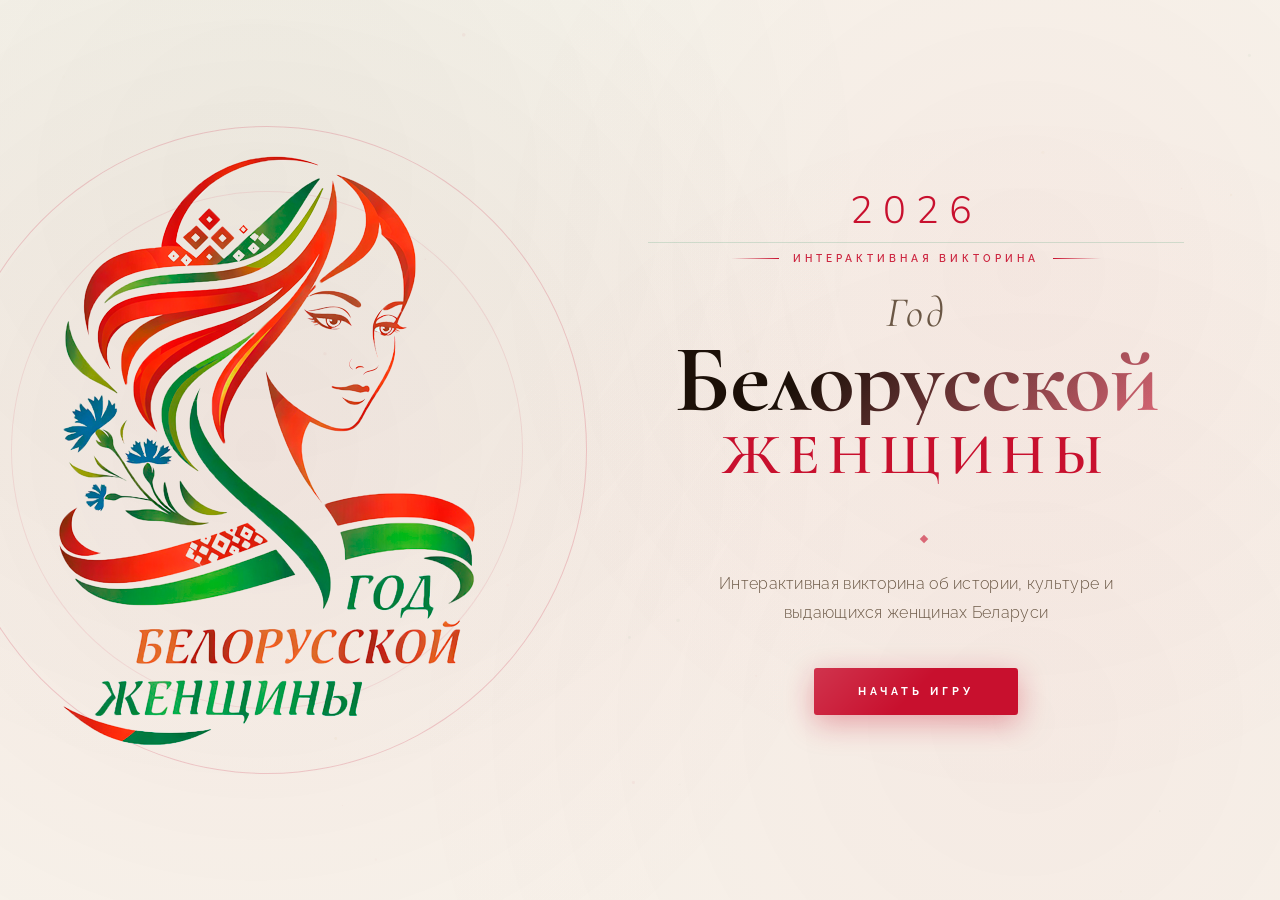
<file: index.html>
<!DOCTYPE html>
<html lang="ru">
<head>
<meta charset="UTF-8">
<meta name="viewport" content="width=device-width, initial-scale=1.0">
<title>Год Белорусской Женщины — 2025</title>
<link rel="preconnect" href="https://fonts.googleapis.com">
<link href="https://fonts.googleapis.com/css2?family=Cormorant+Garamond:ital,wght@0,400;0,600;0,700;1,400&family=Raleway:wght@300;400;600;700&family=Playfair+Display+SC:wght@400;700&family=Nunito:wght@300;400;600;700;800&display=swap" rel="stylesheet">
<link rel="stylesheet" href="вспомогательное\style.css">
<style>
  /* ══════════════════════════════════════════
     ГЛАВНАЯ СТРАНИЦА — РЕДИЗАЙН
  ══════════════════════════════════════════ */

  /* ── Оверлей-фон с орнаментом ── */
  #screen-home {
    position: relative;
    overflow: hidden;
  }

  /* Тонкая декоративная сетка-подложка */
  #screen-home::before {
    content: '';
    position: absolute;
    inset: 0;
    background-image:
      radial-gradient(circle at 20% 50%, rgba(200, 16, 46, 0.06) 0%, transparent 55%),
      radial-gradient(circle at 80% 30%, rgba(200, 16, 46, 0.04) 0%, transparent 45%);
    pointer-events: none;
    z-index: 0;
  }

  /* ── Сетка главной ── */
  .home-grid {
    position: relative;
    z-index: 1;
    display: grid;
    grid-template-columns: 1fr 1fr;
    align-items: center;
    min-height: 100vh;
    max-width: 1280px;
    margin: 0 auto;
    padding: 0 48px 0 0;
    gap: 0;
  }

  /* ── ЛЕВАЯ КОЛОНКА — логотип ── */
  .home-left-img {
    display: flex;
    align-items: center;
    justify-content: flex-start;
    position: relative;
    padding: 48px 16px 48px 0;
    margin-left: -24px;
    animation: fadeSlideLeft 0.9s cubic-bezier(0.22, 1, 0.36, 1) both;
  }

  /* Обёртка для позиционирования кружков вокруг логотипа */
  .home-logo-wrap {
    position: relative;
    display: inline-flex;
    align-items: center;
    justify-content: center;
  }

  .home-logo-wrap::before {
    content: '';
    position: absolute;
    width: 110%;
    height: 110%;
    border-radius: 50%;
    border: 1px solid rgba(200, 16, 46, 0.18);
    animation: ringPulse 4s ease-in-out infinite;
    pointer-events: none;
  }
  .home-logo-wrap::after {
    content: '';
    position: absolute;
    width: 88%;
    height: 88%;
    border-radius: 50%;
    border: 1px solid rgba(200, 16, 46, 0.09);
    animation: ringPulse 4s ease-in-out infinite reverse;
    pointer-events: none;
  }

  @keyframes ringPulse {
    0%, 100% { transform: scale(1); opacity: 1; }
    50%       { transform: scale(1.03); opacity: 0.6; }
  }

  .home-logo-img {
    width: min(620px, 100%);
    max-width: 620px;
    height: auto;
    display: block;
    position: relative;
    z-index: 2;
    transition: transform 0.5s cubic-bezier(0.22, 1, 0.36, 1);
  }

  .home-logo-img:hover {
    transform: scale(1.025) translateY(-4px);
  }

  /* ── ПРАВАЯ КОЛОНКА — текст ── */
  .home-right-text {
    display: flex;
    flex-direction: column;
    justify-content: center;
    align-items: center;
    text-align: center;
    padding: 64px 48px 64px 32px;
    animation: fadeSlideRight 0.9s cubic-bezier(0.22, 1, 0.36, 1) 0.1s both;
  }

  /* Верхний акцент — декоративная линия */
  .home-eyebrow {
    display: flex;
    align-items: center;
    justify-content: center;
    gap: 14px;
    margin-bottom: 28px;
  }
  .home-eyebrow-line {
    width: 48px;
    height: 1px;
    background: linear-gradient(to right, transparent, var(--red, #C8102E));
    flex-shrink: 0;
  }
  .home-eyebrow-line.right {
    background: linear-gradient(to left, transparent, var(--red, #C8102E));
  }
  .home-eyebrow-text {
    font-family: 'Raleway', sans-serif;
    font-size: 10px;
    font-weight: 600;
    letter-spacing: 4px;
    text-transform: uppercase;
    color: var(--red, #C8102E);
    opacity: 0.9;
  }

  /* Бейдж года */
  .year-badge {
    display: block;
    text-align: center;
    font-family: 'Nunito', sans-serif;
    font-size: clamp(24px, 3.2vw, 38px);
    font-weight: 300;
    letter-spacing: 10px;
    color: var(--red, #C8102E);
    opacity: 0.75;
    margin-bottom: 10px;
    width: 100%;
    animation: fadeSlideRight 0.9s cubic-bezier(0.22, 1, 0.36, 1) 0.12s both;
  }

  /* Заголовок */
  .home-title {
    font-family: 'Cormorant Garamond', serif;
    line-height: 1;
    margin: 0 0 28px 0;
    display: flex;
    flex-direction: column;
    gap: 2px;
  }

  .home-title .line-sm {
    font-size: clamp(22px, 3.5vw, 42px);
    font-weight: 400;
    font-style: italic;
    letter-spacing: 3px;
    opacity: 0.7;
    animation: fadeSlideRight 0.9s cubic-bezier(0.22, 1, 0.36, 1) 0.2s both;
  }
  .home-title .line-lg {
    font-size: clamp(44px, 7.5vw, 96px);
    font-weight: 700;
    letter-spacing: -1px;
    line-height: 0.92;
    background: linear-gradient(135deg, var(--text, #fff) 30%, rgba(200,16,46,0.6) 100%);
    -webkit-background-clip: text;
    -webkit-text-fill-color: transparent;
    background-clip: text;
    animation: fadeSlideRight 0.9s cubic-bezier(0.22, 1, 0.36, 1) 0.25s both;
  }
  .home-title .line-md {
    font-size: clamp(28px, 4.5vw, 58px);
    font-weight: 600;
    letter-spacing: 8px;
    text-transform: uppercase;
    opacity: 0.85;
    animation: fadeSlideRight 0.9s cubic-bezier(0.22, 1, 0.36, 1) 0.3s both;
  }

  /* Разделитель */
  .home-divider {
    display: flex;
    align-items: center;
    gap: 16px;
    margin: 24px 0 28px;
    animation: fadeSlideRight 0.9s cubic-bezier(0.22, 1, 0.36, 1) 0.35s both;
  }
  .home-divider-line {
    flex: 1;
    height: 1px;
    background: linear-gradient(to right, rgba(200,16,46,0.4), transparent);
    max-width: 80px;
  }
  .home-divider-diamond {
    width: 6px; height: 6px;
    background: var(--red, #C8102E);
    transform: rotate(45deg);
    opacity: 0.6;
    flex-shrink: 0;
  }

  /* Описание */
  .home-desc {
    font-family: 'Raleway', sans-serif;
    font-size: clamp(13px, 1.4vw, 16px);
    font-weight: 300;
    line-height: 1.8;
    letter-spacing: 0.3px;
    opacity: 0.72;
    margin: 0 0 40px 0;
    max-width: 420px;
    text-align: center;
    animation: fadeSlideRight 0.9s cubic-bezier(0.22, 1, 0.36, 1) 0.4s both;
  }

  /* Кнопка CTA */
  .home-actions {
    display: flex;
    align-items: center;
    justify-content: center;
    gap: 20px;
    animation: fadeSlideRight 0.9s cubic-bezier(0.22, 1, 0.36, 1) 0.48s both;
  }

  /* Переопределяем cta-btn только внутри home-actions */
  .home-actions .cta-btn {
    position: relative;
    overflow: hidden;
    font-family: 'Raleway', sans-serif;
    font-size: 11px;
    font-weight: 700;
    letter-spacing: 4px;
    text-transform: uppercase;
    padding: 17px 44px;
    border-radius: 3px;
    background: var(--red, #C8102E);
    color: #fff;
    border: none;
    cursor: pointer;
    transition: transform 0.3s ease, box-shadow 0.3s ease;
    box-shadow: 0 8px 30px rgba(200,16,46,0.35);
  }
  .home-actions .cta-btn::after {
    content: '';
    position: absolute;
    inset: 0;
    background: linear-gradient(135deg, rgba(255,255,255,0.15) 0%, transparent 50%);
    pointer-events: none;
  }
  .home-actions .cta-btn:hover {
    transform: translateY(-2px);
    box-shadow: 0 14px 40px rgba(200,16,46,0.5);
  }
  .home-actions .cta-btn:active {
    transform: translateY(0);
  }

  /* Счётчик — маленький инфо-тег */
  .home-stat {
    display: flex;
    flex-direction: column;
    gap: 2px;
    padding-left: 20px;
    border-left: 1px solid rgba(255,255,255,0.12);
  }
  .home-stat-num {
    font-family: 'Cormorant Garamond', serif;
    font-size: 26px;
    font-weight: 700;
    line-height: 1;
    color: var(--red, #C8102E);
  }
  .home-stat-label {
    font-family: 'Raleway', sans-serif;
    font-size: 9px;
    font-weight: 600;
    letter-spacing: 2px;
    text-transform: uppercase;
    opacity: 0.45;
  }

  /* ── Анимации входа ── */
  @keyframes fadeSlideLeft {
    from { opacity: 0; transform: translateX(-32px); }
    to   { opacity: 1; transform: translateX(0); }
  }
  @keyframes fadeSlideRight {
    from { opacity: 0; transform: translateX(24px); }
    to   { opacity: 1; transform: translateX(0); }
  }

  /* ── Адаптив ── */
  @media (max-width: 900px) {
    .home-grid {
      grid-template-columns: 1fr;
      padding: 40px 24px 60px;
      gap: 36px;
    }
    .home-left-img {
      order: -1;
      padding: 24px;
    }
    .home-logo-img {
      max-width: 300px;
    }
    .home-left-img::before { width: 340px; height: 340px; }
    .home-left-img::after  { width: 260px; height: 260px; }
    .home-right-text {
      padding: 0 8px 24px;
      text-align: center;
      align-items: center;
    }
    .home-eyebrow { justify-content: center; }
    .home-desc { max-width: 100%; }
    .home-divider-line { max-width: 50px; }
  }

  /* ── НОВЫЕ КАРТОЧКИ ── */
  .menu-grid-inner {
    display: grid;
    grid-template-columns: repeat(3, 1fr);
    gap: 20px;
  }
  .mcard-pair-row {
    display: flex;
    justify-content: center;
    gap: 20px;
  }
  .mcard-pair-row .mcard {
    flex: 0 0 calc(33.333% - 14px);
    max-width: calc(33.333% - 14px);
  }
  .mcard-rebus,
  .mcard-music {
    border-color: var(--border-light);
    background: var(--surface);
  }
  .music-note-badge {
    position: absolute;
    top: 20px; right: 20px;
    font-size: 28px;
    opacity: 0.18;
    animation: notePulse 2.4s ease-in-out infinite;
    pointer-events: none;
  }
  @keyframes notePulse {
    0%, 100% { transform: scale(1) rotate(-5deg); opacity: 0.18; }
    50%       { transform: scale(1.15) rotate(5deg); opacity: 0.32; }
  }
  .mcard-music:hover .music-note-badge { opacity: 0.5; }
  .soon-badge {
    display: inline-block;
    font-family: var(--font-caps);
    font-size: 9px; letter-spacing: 2px;
    color: var(--green);
    border: 1px solid var(--border-green);
    border-radius: 20px;
    padding: 2px 10px;
    margin-left: 8px;
    vertical-align: middle;
    opacity: 0.8;
  }
  @media (max-width: 1024px) {
    .menu-grid-inner { grid-template-columns: repeat(2, 1fr); }
    .mcard-pair-row .mcard { flex: 0 0 calc(50% - 10px); max-width: calc(50% - 10px); }
  }
  @media (max-width: 720px) {
    .menu-grid-inner { grid-template-columns: 1fr; }
    .mcard-pair-row { flex-direction: column; }
    .mcard-pair-row .mcard { flex: 1 1 auto; max-width: 100%; }
  }
</style>
</head>
<body>

<canvas id="bg-canvas"></canvas>

<!-- ════════ ГЛАВНАЯ ════════ -->
<section id="screen-home" class="screen active">
  <div class="home-grid">

    <!-- ЛЕВАЯ — логотип (картинка) -->
    <div class="home-left-img">
      <div class="home-logo-wrap">
        <img class="home-logo-img" src="вспомогательное/logo.png" alt="Год Белорусской Женщины">
      </div>
    </div>

    <!-- ПРАВАЯ — текст -->
    <div class="home-right-text">
      <div class="year-badge">2026</div>

      <div class="home-eyebrow">
        <span class="home-eyebrow-line"></span>
        <span class="home-eyebrow-text">Интерактивная викторина</span>
        <span class="home-eyebrow-line right"></span>
      </div>

      <h1 class="home-title">
        <span class="line-sm">Год</span>
        <span class="line-lg">Белорусской</span>
        <span class="line-md">Женщины</span>
      </h1>

      <div class="home-divider">
        <span class="home-divider-line"></span>
        <span class="home-divider-diamond"></span>
      </div>

      <p class="home-desc">
        Интерактивная викторина об истории, культуре и выдающихся женщинах Беларуси
      </p>

      <div class="home-actions">
        <button class="cta-btn" onclick="showScreen('screen-menu')">Начать игру</button>
      </div>
    </div>

  </div>
</section>

<!-- ════════ МЕНЮ ════════ -->
<section id="screen-menu" class="screen">
  <header class="top-bar">
    <button class="nav-back" onclick="showScreen('screen-home')">&#8592; Главная</button>
  </header>
  <div class="page-head">
    <h2 class="page-title">Выберите задание</h2>
    <div class="title-rule"></div>
  </div>

  <div class="menu-grid">
    <!-- Строка 1: карточки 01–03 -->
    <div class="mcard" data-cat="famous" onclick="startQuiz('famous')">
      <div class="mcard-num">01</div>
      <div class="mcard-body">
        <h3 class="mcard-title">Известные женщины</h3>
        <p class="mcard-desc">Выдающиеся белоруски, вписавшие своё имя в историю</p>
        <div class="mcard-meta">
          <span class="mcard-count">20 вопросов</span>
          <div class="mcard-stars" id="stars-famous"></div>
        </div>
      </div>
    </div>
    <div class="mcard" data-cat="history" onclick="startQuiz('history')">
      <div class="mcard-num">02</div>
      <div class="mcard-body">
        <h3 class="mcard-title">История и культура</h3>
        <p class="mcard-desc">Традиции, праздники и культурное наследие Беларуси</p>
        <div class="mcard-meta">
          <span class="mcard-count">20 вопросов</span>
          <div class="mcard-stars" id="stars-history"></div>
        </div>
      </div>
    </div>
    <div class="mcard" data-cat="modern" onclick="startQuiz('modern')">
      <div class="mcard-num">03</div>
      <div class="mcard-body">
        <h3 class="mcard-title">Современность</h3>
        <p class="mcard-desc">Беларусь сегодня — достижения и современные реалии</p>
        <div class="mcard-meta">
          <span class="mcard-count">20 вопросов</span>
          <div class="mcard-stars" id="stars-modern"></div>
        </div>
      </div>
    </div>

    <!-- Строка 2: карточки 04–06 -->
    <div class="mcard" data-cat="puzzle" onclick="showScreen('screen-puzzle')">
      <div class="mcard-num">04</div>
      <div class="mcard-body">
        <h3 class="mcard-title">Пазл</h3>
        <p class="mcard-desc">Собери портрет и узнай историю выдающейся белоруски</p>
        <div class="mcard-meta">
          <span class="mcard-count">3 портрета</span>
          <div class="mcard-stars" id="stars-puzzle"></div>
        </div>
      </div>
    </div>
    <div class="mcard" data-cat="riddles" onclick="showScreen('screen-riddles')">
      <div class="mcard-num">05</div>
      <div class="mcard-body">
        <h3 class="mcard-title">Загадки</h3>
        <p class="mcard-desc">Ребусы и загадки о культуре, природе и истории Беларуси</p>
        <div class="mcard-meta">
          <span class="mcard-count">8 загадок</span>
          <div class="mcard-stars" id="stars-riddles"></div>
        </div>
      </div>
    </div>
    <div class="mcard" data-cat="flower" onclick="showScreen('screen-flower')">
      <div class="mcard-num">06</div>
      <div class="mcard-body">
        <h3 class="mcard-title">Цветок качеств</h3>
        <p class="mcard-desc">Семь прекрасных граней белорусской женщины</p>
        <div class="mcard-meta">
          <span class="mcard-count">7 качеств</span>
        </div>
      </div>
    </div>

    <!-- Строка 3: карточки 07–08 -->
    <div class="mcard mcard-rebus" data-cat="rebus" onclick="window.location.href='rebus.html'">
      <div class="mcard-num">07</div>
      <div class="mcard-body">
        <h3 class="mcard-title">Ребусы</h3>
        <p class="mcard-desc">Разгадай зашифрованные слова и образы, связанные с Беларусью</p>
        <div class="mcard-meta">
          <span class="mcard-count">8 ребусов</span>
        </div>
      </div>
    </div>
    <div class="mcard mcard-music" data-cat="music" onclick="window.location.href='music.html'">
      <div class="music-note-badge">♪</div>
      <div class="mcard-num">08</div>
      <div class="mcard-body">
        <h3 class="mcard-title">Угадай мелодию</h3>
        <p class="mcard-desc">Слушай отрывок и выбирай правильный ответ — проверь музыкальный слух</p>
        <div class="mcard-meta">
          <span class="mcard-count">20 мелодий</span>
        </div>
      </div>
    </div>
  </div>
</section>

<!-- ════════ ВИКТОРИНА ════════ -->
<section id="screen-quiz" class="screen">
  <header class="top-bar">
    <button class="nav-back" onclick="exitQuiz()">&#8592; Меню</button>
    <div class="quiz-hud">
      <div class="hud-timer" id="hud-timer">
        <div class="timer-ring-wrap">
          <svg class="timer-ring" viewBox="0 0 56 56">
            <circle cx="28" cy="28" r="24" fill="none" stroke="rgba(255,255,255,0.08)" stroke-width="3"/>
            <circle id="timer-arc" cx="28" cy="28" r="24" fill="none" stroke="#C8102E" stroke-width="3"
              stroke-dasharray="150.8" stroke-dashoffset="0" stroke-linecap="round"
              transform="rotate(-90 28 28)"/>
          </svg>
          <span class="timer-num" id="timer-num">30</span>
        </div>
      </div>
      <div class="hud-info">
        <span class="hud-q">Вопрос <b id="q-num">1</b> / <b id="q-total">10</b></span>
        <span class="hud-pts"><span id="quiz-pts">0</span> очков</span>
      </div>
    </div>
  </header>
  <div class="quiz-progress-bar"><div class="quiz-progress-fill" id="quiz-prog-fill"></div></div>
  <div class="quiz-wrap">
    <div class="quiz-category-tag" id="quiz-cat-tag">Категория</div>
    <h2 class="quiz-question" id="quiz-question">Вопрос загружается...</h2>
    <div class="quiz-options" id="quiz-options"></div>
    <div class="quiz-fact-box" id="quiz-fact-box" style="display:none"></div>
  </div>
</section>

<!-- ════════ ПАЗЛ ════════ -->
<section id="screen-puzzle" class="screen">
  <header class="top-bar">
    <button class="nav-back" onclick="showScreen('screen-menu')">&#8592; Меню</button>
    <div class="top-bar-title">Пазл</div>
  </header>
  <div id="pz-selector">
    <div class="page-head">
      <h2 class="page-title">Выберите портрет</h2>
      <div class="title-rule"></div>
    </div>
    <div class="pz-choices" id="pz-choices"></div>
  </div>
  <div id="pz-game" style="display:none">
    <div class="pz-game-header">
      <div class="pz-game-title" id="pz-game-title">Портрет</div>
      <div class="pz-game-actions">
        <button class="ghost-btn sm" onclick="shufflePuzzle()">Перемешать</button>
        <button class="ghost-btn sm" onclick="initPuzzleScreen()">Другой</button>
      </div>
    </div>
    <div class="pz-arena">
      <div class="pz-col">
        <div class="pz-col-label">Фрагменты</div>
        <div class="pz-source" id="pz-source"></div>
      </div>
      <div class="pz-col">
        <div class="pz-col-label">Собирайте здесь</div>
        <div class="pz-canvas" id="pz-canvas"></div>
        <div class="pz-progress-text" id="pz-progress-text">0 / 9 на месте</div>
      </div>
    </div>
  </div>
  <div class="pz-fact-overlay" id="pz-fact-overlay" style="display:none">
    <div class="pz-fact-card">
      <div class="pz-fact-label">Собрано!</div>
      <h3 class="pz-fact-name" id="pz-fact-name"></h3>
      <p class="pz-fact-text" id="pz-fact-text"></p>
      <button class="cta-btn" onclick="nextPuzzle()">Следующий портрет</button>
    </div>
  </div>
</section>

<!-- ════════ ЗАГАДКИ ════════ -->
<section id="screen-riddles" class="screen">
  <header class="top-bar">
    <button class="nav-back" onclick="showScreen('screen-menu')">&#8592; Меню</button>
    <div class="top-bar-score">
      <span class="tbs-label">Загадка</span>
      <span class="tbs-val"><span id="rd-num">1</span> / <span id="rd-total">8</span></span>
    </div>
  </header>
  <div class="rd-wrap">
    <div class="rd-card">
      <div class="rd-number" id="rd-card-num">01</div>
      <div class="rd-visual" id="rd-visual"></div>
      <p class="rd-text" id="rd-text">Загадка...</p>
      <div class="rd-actions">
        <button class="cta-btn" onclick="showRiddleAnswer()">Показать ответ</button>
      </div>
    </div>
    <div class="rd-nav">
      <button class="ghost-btn sm" id="rd-back-btn" onclick="goRiddle(-1)">&#8592; Назад</button>
      <div class="rd-dots" id="rd-dots"></div>
      <button class="ghost-btn sm" id="rd-next-btn" onclick="goRiddle(1)">Далее &#8594;</button>
    </div>
    <div class="rd-to-menu-row">
      <button class="ghost-btn" onclick="showScreen('screen-menu')">К заданиям</button>
    </div>
  </div>
  <div class="rd-answer-overlay" id="rd-answer-overlay" style="display:none" onclick="closeRiddleAnswer()">
    <div class="rd-answer-card" onclick="event.stopPropagation()">
      <div class="rd-answer-label">Ответ</div>
      <div class="rd-answer-text" id="rd-answer-text"></div>
      <p class="rd-answer-explain" id="rd-answer-explain"></p>
      <button class="cta-btn" id="rd-answer-next-btn" onclick="riddleAnswerNext()">Следующая загадка</button>
    </div>
  </div>
</section>

<!-- ════════ ОВЕРЛЕЙ: итог викторины ════════ -->
<div class="overlay" id="quiz-overlay" style="display:none">
  <div class="overlay-panel">
    <div class="ovl-grade" id="ovl-grade">Отлично</div>
    <div id="ovl-score-num" style="font-family: 'Nunito', system-ui, sans-serif; font-size: 50px; font-weight: 700;">0</div>
    <div class="ovl-score-label">очков в этом раунде</div>
    <div class="ovl-stars" id="ovl-stars"></div>
    <div class="ovl-btns">
      <button class="cta-btn" onclick="closeQuizOverlay()">Продолжить</button>
      <button class="ghost-btn" onclick="retryQuiz()">Повторить</button>
    </div>
  </div>
</div>

<!-- ════════ ЦВЕТОК КАЧЕСТВ ════════ -->
<section id="screen-flower" class="screen">
  <header class="top-bar">
    <button class="nav-back" onclick="showScreen('screen-menu')">&#8592; Меню</button>
    <div class="top-bar-title">Цветок качеств</div>
  </header>
  <div class="flower-wrap">
    <div class="flower-subtitle">Семь граней белорусской женщины</div>
    <div class="flower-container" id="flower-container"></div>
  </div>
  <div class="flower-modal-bg" id="flower-modal-bg" onclick="closeFlowerModal()">
    <div class="flower-modal" id="flower-modal" onclick="event.stopPropagation()">
      <button class="flower-modal-close" onclick="closeFlowerModal()">&#215;</button>
      <div class="flower-modal-icon" id="flower-modal-icon"></div>
      <h3 class="flower-modal-title" id="flower-modal-title"></h3>
      <p class="flower-modal-text" id="flower-modal-text"></p>
    </div>
  </div>
</section>

<script src="вспомогательное/script.js"></script>
</body>
</html>
</file>
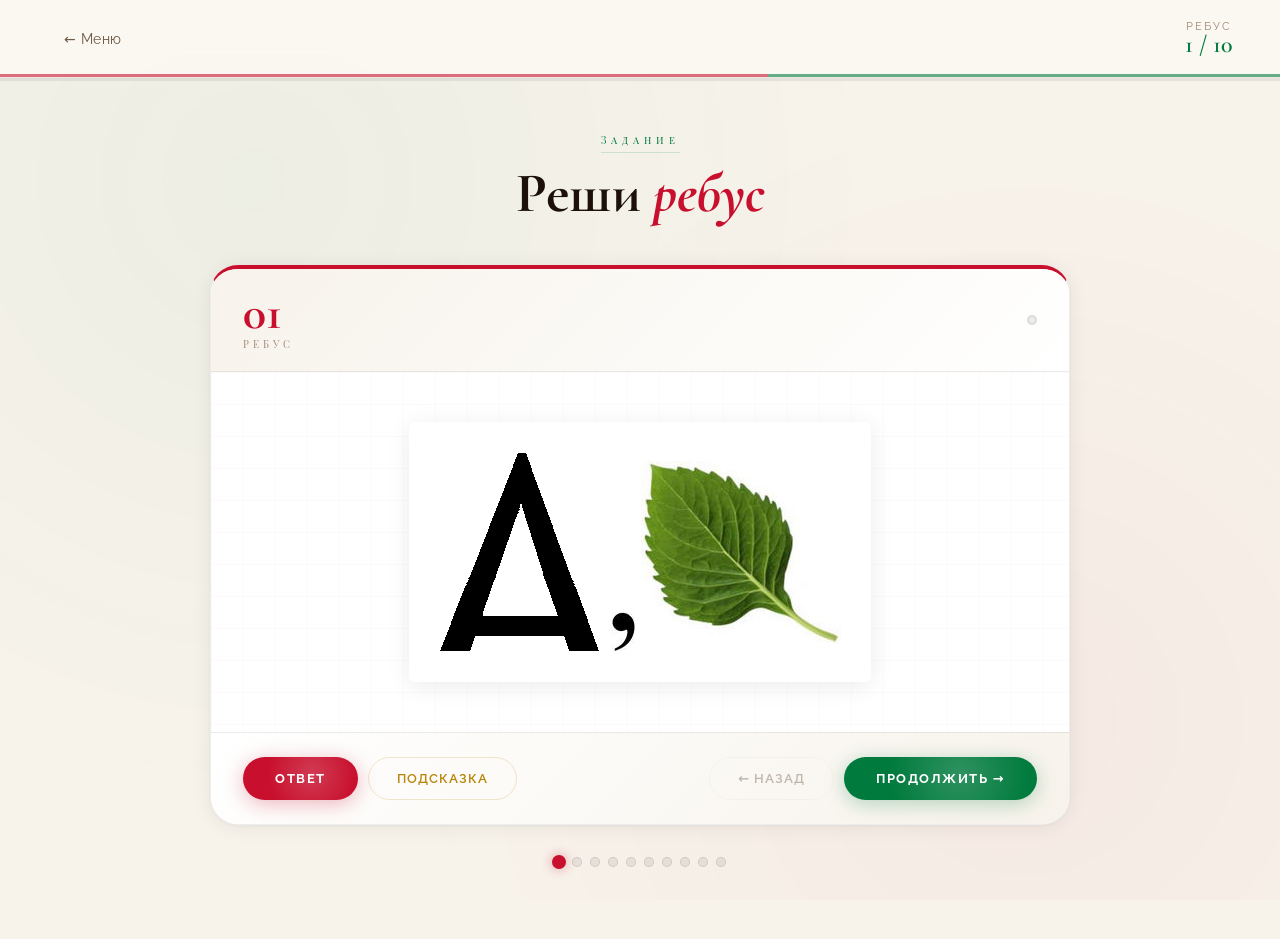
<file: rebus.html>
<!DOCTYPE html>
<html lang="ru">
<head>
<meta charset="UTF-8">
<meta name="viewport" content="width=device-width, initial-scale=1.0">
<title>Ребусы — Год Белорусской Женщины 2026</title>
<link rel="preconnect" href="https://fonts.googleapis.com">
<link href="https://fonts.googleapis.com/css2?family=Cormorant+Garamond:ital,wght@0,400;0,600;0,700;1,400&family=Raleway:wght@300;400;600;700&family=Playfair+Display+SC:wght@400;700&display=swap" rel="stylesheet">
<style>
/* ══════════════════════════════════════════
   ГОД БЕЛОРУССКОЙ ЖЕНЩИНЫ — Rebus Page
   Matching aesthetic: Crimson · Forest Green · Ivory · Gold
   ══════════════════════════════════════════ */
*, *::before, *::after { box-sizing: border-box; margin: 0; padding: 0; }
html { font-size: 16px; scroll-behavior: smooth; }

:root {
  --red:          #C8102E;
  --red-vivid:    #e0112f;
  --red-dark:     #9a0d22;
  --red-muted:    rgba(200,16,46,0.08);
  --red-soft:     rgba(200,16,46,0.12);
  --green:        #007A3D;
  --green-vivid:  #00913f;
  --green-muted:  rgba(0,122,61,0.1);
  --green-soft:   rgba(0,122,61,0.06);
  --gold:         #B8860B;
  --gold-light:   #D4A843;
  --gold-dim:     rgba(184,134,11,0.12);
  --ivory:        #F7F3EB;
  --warm-white:   #F7F3EB;
  --linen:        #F7F3EB;
  --bg:           #F7F3EB;
  --surface:      #F7F3EB;
  --border:       rgba(200,16,46,0.15);
  --border-gold:  rgba(184,134,11,0.2);
  --border-green: rgba(0,122,61,0.15);
  --border-light: rgba(0,0,0,0.07);
  --text:         #1C1008;
  --text-2:       #6B5745;
  --text-3:       #A08878;
  --radius-sm:    10px;
  --radius-md:    18px;
  --radius-lg:    28px;
  --shadow-red:   0 8px 40px rgba(200,16,46,0.18);
  --shadow-green: 0 8px 40px rgba(0,122,61,0.14);
  --shadow-card:  0 2px 20px rgba(0,0,0,0.07), 0 1px 4px rgba(0,0,0,0.04);
  --shadow-dark:  0 16px 60px rgba(0,0,0,0.15);
  --transition:   0.4s cubic-bezier(0.25, 0.46, 0.45, 0.94);
  --spring:       0.45s cubic-bezier(0.34, 1.56, 0.64, 1);
  --font-display: 'Cormorant Garamond', Georgia, serif;
  --font-ui:      'Raleway', system-ui, sans-serif;
  --font-caps:    'Playfair Display SC', Georgia, serif;
  --font-num:     'Cormorant Garamond', Georgia, serif;
}

body {
  font-family: var(--font-ui);
  background: var(--bg);
  color: var(--text);
  min-height: 100vh;
  overflow-x: hidden;
  -webkit-font-smoothing: antialiased;
}

body::before {
  content: '';
  position: fixed; inset: 0;
  background-image:
    radial-gradient(circle at 20% 20%, rgba(0,122,61,0.04) 0%, transparent 50%),
    radial-gradient(circle at 80% 80%, rgba(200,16,46,0.04) 0%, transparent 50%);
  pointer-events: none; z-index: 0;
}

/* ── TOP BAR ── */
.top-bar {
  display: flex; align-items: center; justify-content: space-between;
  padding: 20px 48px;
  background: rgba(251,248,242,0.94);
  backdrop-filter: blur(20px);
  border-bottom: 1px solid var(--border-light);
  position: sticky; top: 0; z-index: 20;
}
.top-bar::after {
  content: '';
  position: absolute; left: 0; right: 0; bottom: 0;
  height: 3px;
  background: linear-gradient(90deg, var(--red) 60%, var(--green) 60%);
  opacity: 0.6;
}

.nav-back {
  background: none; border: none;
  font-family: var(--font-ui); font-size: 14px;
  color: var(--text-2); cursor: pointer;
  padding: 8px 16px; border-radius: 8px;
  transition: 0.2s; letter-spacing: 0.5px;
  text-decoration: none; display: inline-flex; align-items: center; gap: 6px;
}
.nav-back:hover { color: var(--red); background: var(--red-muted); }

.top-bar-counter {
  display: flex; flex-direction: column; align-items: flex-end;
}
.tbs-label { font-size: 11px; letter-spacing: 2px; color: var(--text-3); text-transform: uppercase; }
.tbs-val {
  font-family: var(--font-num);
  font-size: 24px; font-weight: 600; color: var(--green);
  line-height: 1;
}

/* ── PROGRESS BAR ── */
.rebus-progress-bar {
  height: 3px;
  background: var(--border-light);
  position: relative; z-index: 1;
}
.rebus-progress-fill {
  height: 100%;
  background: linear-gradient(90deg, var(--red), var(--gold));
  transition: width 0.6s var(--transition);
  border-radius: 0 3px 3px 0;
}

/* ── MAIN LAYOUT ── */
.rebus-page {
  position: relative; z-index: 1;
  min-height: calc(100vh - 73px);
  display: flex; flex-direction: column;
  align-items: center;
  padding: 48px 24px 72px;
  animation: pageIn 0.5s var(--transition) both;
}

@keyframes pageIn {
  from { opacity: 0; transform: translateY(16px); }
  to   { opacity: 1; transform: translateY(0); }
}

/* ── PAGE HEADER ── */
.rebus-page-head {
  text-align: center;
  margin-bottom: 40px;
}
.rebus-section-badge {
  font-family: var(--font-caps);
  font-size: 10px; letter-spacing: 5px;
  color: var(--green);
  display: inline-block;
  border-bottom: 1px solid var(--border-green);
  padding-bottom: 5px;
  margin-bottom: 10px;
}
.rebus-page-title {
  font-family: var(--font-display);
  font-size: clamp(32px, 5vw, 56px);
  font-weight: 700; color: var(--text);
  line-height: 1.1;
}
.rebus-page-title span { color: var(--red); font-style: italic; }

/* ── REBUS CARD ── */
.rebus-card {
  width: 100%;
  max-width: 860px;
  background: #fff;
  border: 1px solid var(--border-light);
  border-top: 4px solid var(--red);
  border-radius: var(--radius-lg);
  box-shadow: var(--shadow-card);
  overflow: hidden;
  transition: box-shadow var(--transition);
}

.rebus-card-header {
  display: flex;
  align-items: center;
  justify-content: space-between;
  padding: 20px 32px;
  border-bottom: 1px solid var(--border-light);
  background: linear-gradient(135deg, var(--ivory) 0%, #fff 100%);
}

.rebus-num {
  font-family: var(--font-num);
  font-size: 48px;
  font-weight: 700;
  color: rgba(200,16,46,0.12);
  line-height: 1;
  transition: color var(--transition);
}
.rebus-num.active { color: var(--red); }

.rebus-label {
  font-family: var(--font-caps);
  font-size: 10px; letter-spacing: 4px;
  color: var(--text-3); text-transform: uppercase;
}

.rebus-status-dot {
  width: 10px; height: 10px;
  border-radius: 50%;
  background: var(--border-light);
  border: 2px solid var(--border-light);
  transition: all 0.3s;
}
.rebus-status-dot.answered {
  background: var(--green);
  border-color: var(--green);
  box-shadow: 0 0 8px rgba(0,122,61,0.4);
}

/* ── IMAGE WINDOW ── */
.rebus-image-window {
  width: 100%;
  min-height: 360px;
  background: #fff;
  display: flex;
  align-items: center;
  justify-content: center;
  padding: 40px 48px;
  position: relative;
  overflow: hidden;
}

.rebus-image-window::before {
  content: '';
  position: absolute; inset: 0;
  background-image:
    linear-gradient(rgba(200,16,46,0.025) 1px, transparent 1px),
    linear-gradient(90deg, rgba(200,16,46,0.025) 1px, transparent 1px);
  background-size: 32px 32px;
  pointer-events: none;
}

.rebus-img {
  max-width: 100%;
  max-height: 480px;
  width: auto;
  height: auto;
  object-fit: contain;
  display: block;
  border-radius: 6px;
  position: relative; z-index: 1;
  transition: opacity 0.4s ease, transform 0.4s var(--spring);
  box-shadow: 0 4px 24px rgba(0,0,0,0.08);
}

.rebus-img.loading { opacity: 0; transform: scale(0.96); }
.rebus-img.loaded  { opacity: 1; transform: scale(1); }

/* placeholder when image not found */
.rebus-placeholder {
  display: flex; flex-direction: column;
  align-items: center; justify-content: center;
  gap: 16px;
  color: var(--text-3);
  text-align: center;
  position: relative; z-index: 1;
}
.rebus-placeholder-icon {
  font-size: 56px; opacity: 0.35;
}
.rebus-placeholder-text {
  font-family: var(--font-display);
  font-size: 20px; font-style: italic;
  color: var(--text-3);
}
.rebus-placeholder-hint {
  font-size: 12px; letter-spacing: 1px;
  color: var(--text-3); opacity: 0.7;
}

/* ── FOOTER ACTIONS ── */
.rebus-card-footer {
  padding: 24px 32px;
  border-top: 1px solid var(--border-light);
  display: flex;
  align-items: center;
  justify-content: space-between;
  gap: 16px;
  flex-wrap: wrap;
  background: linear-gradient(135deg, #fff 0%, var(--ivory) 100%);
}

.rebus-actions-left { display: flex; gap: 10px; flex-wrap: wrap; }
.rebus-actions-right { display: flex; gap: 10px; flex-wrap: wrap; }

/* ── BUTTONS ── */
.cta-btn {
  font-family: var(--font-ui);
  font-size: 13px; font-weight: 700;
  letter-spacing: 1.5px; text-transform: uppercase;
  background: var(--red);
  color: #fff;
  border: none; border-radius: 50px;
  padding: 14px 32px;
  cursor: pointer;
  transition: var(--spring);
  position: relative; overflow: hidden;
  box-shadow: 0 4px 20px rgba(200,16,46,0.3);
}
.cta-btn::after {
  content: '';
  position: absolute; inset: 0;
  background: radial-gradient(circle at 60% 40%, rgba(255,255,255,0.18), transparent 60%);
  pointer-events: none;
}
.cta-btn:hover { transform: translateY(-2px); box-shadow: 0 8px 32px rgba(200,16,46,0.4); background: var(--red-vivid); }
.cta-btn:active { transform: translateY(0); }
.cta-btn:disabled { opacity: 0.4; pointer-events: none; }

.cta-btn.green {
  background: var(--green);
  box-shadow: 0 4px 20px rgba(0,122,61,0.28);
}
.cta-btn.green:hover { background: var(--green-vivid); box-shadow: var(--shadow-green); }

.ghost-btn {
  font-family: var(--font-ui);
  font-size: 13px; font-weight: 600;
  letter-spacing: 1px; text-transform: uppercase;
  background: transparent;
  color: var(--text-2);
  border: 1.5px solid var(--border-light);
  border-radius: 50px;
  padding: 13px 28px;
  cursor: pointer;
  transition: 0.25s;
}
.ghost-btn:hover { color: var(--red); border-color: var(--red); background: var(--red-muted); }
.ghost-btn:disabled { opacity: 0.4; pointer-events: none; }

.ghost-btn.gold-btn {
  color: var(--gold);
  border-color: var(--border-gold);
}
.ghost-btn.gold-btn:hover { background: var(--gold-dim); border-color: var(--gold); }

/* ── ANSWER OVERLAY ── */
.answer-overlay {
  position: fixed; inset: 0; z-index: 100;
  background: rgba(247,243,235,0.88);
  backdrop-filter: blur(14px);
  display: flex; align-items: center; justify-content: center;
  padding: 40px;
  opacity: 0; pointer-events: none;
  transition: opacity 0.3s ease;
}
.answer-overlay.open { opacity: 1; pointer-events: all; }

.answer-card {
  background: #fff;
  border: 1px solid var(--border-light);
  border-top: 4px solid var(--green);
  border-radius: var(--radius-lg);
  padding: 56px 52px;
  max-width: 520px; width: 100%;
  text-align: center;
  box-shadow: var(--shadow-dark);
  transform: scale(0.88) translateY(20px);
  transition: transform 0.4s var(--spring);
  position: relative;
}
.answer-overlay.open .answer-card { transform: scale(1) translateY(0); }

.answer-badge {
  font-family: var(--font-caps);
  font-size: 10px; letter-spacing: 5px;
  color: var(--green);
  display: inline-block;
  border-bottom: 1px solid var(--border-green);
  padding-bottom: 5px;
  margin-bottom: 20px;
}

.answer-icon {
  font-size: 52px;
  margin-bottom: 16px;
  animation: popIn 0.4s var(--spring) both;
}

@keyframes popIn {
  from { opacity: 0; transform: scale(0.6) translateY(10px); }
  to   { opacity: 1; transform: scale(1) translateY(0); }
}

.answer-text {
  font-family: var(--font-display);
  font-size: clamp(28px, 5vw, 44px);
  font-weight: 700;
  color: var(--text);
  line-height: 1.2;
  margin-bottom: 16px;
}

.answer-explain {
  font-size: 15px;
  color: var(--text-2);
  line-height: 1.7;
  font-weight: 300;
  margin-bottom: 36px;
}

.answer-btns {
  display: flex; gap: 12px;
  justify-content: center;
  flex-wrap: wrap;
}

.answer-close {
  position: absolute; top: 18px; right: 22px;
  background: none; border: none;
  font-size: 22px; color: var(--text-3);
  cursor: pointer; line-height: 1;
  transition: color 0.2s, transform 0.2s;
  padding: 4px;
}
.answer-close:hover { color: var(--red); transform: rotate(90deg); }

/* ── DOTS NAV ── */
.rebus-dots {
  display: flex; gap: 8px;
  justify-content: center;
  margin-top: 32px;
  flex-wrap: wrap;
}
.rdot {
  width: 10px; height: 10px;
  border-radius: 50%;
  background: var(--border-light);
  border: 1.5px solid rgba(0,0,0,0.1);
  cursor: pointer;
  transition: all 0.3s var(--spring);
}
.rdot.active {
  background: var(--red);
  border-color: var(--red);
  transform: scale(1.4);
  box-shadow: 0 0 8px rgba(200,16,46,0.4);
}
.rdot.done {
  background: var(--green);
  border-color: var(--green);
}

/* ── COMPLETION SCREEN ── */
.completion-screen {
  display: none;
  flex-direction: column;
  align-items: center;
  text-align: center;
  padding: 60px 24px;
  gap: 24px;
  animation: pageIn 0.5s var(--transition) both;
}
.completion-screen.visible { display: flex; }

.completion-ornament {
  font-size: 64px;
  animation: popIn 0.5s var(--spring) both;
}
.completion-title {
  font-family: var(--font-display);
  font-size: clamp(36px, 6vw, 64px);
  font-weight: 700;
  color: var(--text);
  line-height: 1;
}
.completion-title span { color: var(--red); font-style: italic; }
.completion-subtitle {
  font-family: var(--font-caps);
  font-size: 11px; letter-spacing: 5px;
  color: var(--green);
}
.completion-desc {
  font-size: 16px; color: var(--text-2);
  line-height: 1.7; font-weight: 300;
  max-width: 400px;
}
.completion-score {
  font-family: var(--font-num);
  font-size: 80px; font-weight: 700;
  color: var(--gold); line-height: 1;
}
.completion-score-label {
  font-size: 14px; color: var(--text-3);
  letter-spacing: 1px; margin-top: -8px;
}
.completion-rule {
  width: 80px; height: 1px;
  background: linear-gradient(90deg, transparent, var(--border-gold), transparent);
}
.completion-actions { display: flex; gap: 14px; flex-wrap: wrap; justify-content: center; }

/* ── SCROLLBAR ── */
::-webkit-scrollbar { width: 6px; }
::-webkit-scrollbar-track { background: var(--linen); }
::-webkit-scrollbar-thumb { background: var(--red); border-radius: 3px; }

/* ── RESPONSIVE ── */
@media (max-width: 720px) {
  .top-bar { padding: 16px 24px; }
  .rebus-page { padding: 32px 16px 60px; }
  .rebus-card-header { padding: 16px 20px; }
  .rebus-image-window { min-height: 240px; padding: 28px 20px; }
  .rebus-card-footer { padding: 18px 20px; flex-direction: column; align-items: stretch; }
  .rebus-actions-left, .rebus-actions-right { justify-content: center; }
  .answer-card { padding: 40px 24px; }
  .rebus-num { font-size: 32px; }
}
</style>
</head>
<body>

<!-- ── TOP BAR ── -->
<header class="top-bar">
  <a class="nav-back" href="index.html#menu">&#8592; Меню</a>
  <div class="top-bar-counter">
    <span class="tbs-label">Ребус</span>
    <span class="tbs-val"><span id="rebus-cur">1</span> / <span id="rebus-total">8</span></span>
  </div>
</header>

<!-- ── PROGRESS ── -->
<div class="rebus-progress-bar">
  <div class="rebus-progress-fill" id="rebus-prog-fill" style="width:0%"></div>
</div>

<!-- ════════ MAIN CONTENT ════════ -->
<main class="rebus-page" id="rebus-page">

  <!-- Page heading -->
  <div class="rebus-page-head">
    <div class="rebus-section-badge">Задание</div>
    <h1 class="rebus-page-title">Реши <span>ребус</span></h1>
  </div>

  <!-- Rebus Card -->
  <div class="rebus-card" id="rebus-card">

    <!-- Card header -->
    <div class="rebus-card-header">
      <div>
        <div class="rebus-num" id="rebus-num-display">01</div>
        <div class="rebus-label">Ребус</div>
      </div>
      <div id="status-dot" class="rebus-status-dot"></div>
    </div>

    <!-- Image window -->
    <div class="rebus-image-window" id="rebus-image-window">
      <img
        id="rebus-img"
        class="rebus-img loading"
        src=""
        alt="Ребус"
        onerror="showPlaceholder()"
        onload="onImageLoaded()"
      />
      <div class="rebus-placeholder" id="rebus-placeholder" style="display:none">
        <div class="rebus-placeholder-icon">🧩</div>
        <div class="rebus-placeholder-text">Добавьте картинку ребуса</div>
        <div class="rebus-placeholder-hint">rebus<span id="placeholder-num">1</span>.png</div>
      </div>
    </div> 

    <!-- Footer actions -->
    <div class="rebus-card-footer">
      <div class="rebus-actions-left">
        <button class="cta-btn" id="btn-answer" onclick="showAnswer()">Ответ</button>
        <button class="ghost-btn gold-btn" id="btn-hint" onclick="showHint()">Подсказка</button>
      </div>
      <div class="rebus-actions-right">
        <button class="ghost-btn" id="btn-prev" onclick="goRebus(-1)" disabled>&#8592; Назад</button>
        <button class="cta-btn green" id="btn-next" onclick="goRebus(1)">Продолжить &#8594;</button>
      </div>
    </div>
  </div>

  <!-- Dots navigation -->
  <div class="rebus-dots" id="rebus-dots"></div>

</main>

<!-- ── COMPLETION SCREEN ── -->
<div class="completion-screen" id="completion-screen">
  <div class="completion-ornament">🌺</div>
  <div class="completion-subtitle">Всё решено!</div>
  <h2 class="completion-title">Молодец,<br><span>Отлично!</span></h2>
  <div class="completion-rule"></div>
  <div class="completion-score" id="comp-score">0</div>
  <div class="completion-score-label">ребусов разгадано</div>
  <p class="completion-desc">Ты успешно прошел все ребусы этого раздела. Удивительно!</p>
  <div class="completion-rule"></div>
  <div class="completion-actions">
    <button class="cta-btn" onclick="restartRebus()">Пройти снова</button>
    <button class="ghost-btn" onclick="window.location.href='index.html#menu'">К заданиям</button>
  </div>
</div>

<!-- ── ANSWER OVERLAY ── -->
<div class="answer-overlay" id="answer-overlay">
  <div class="answer-card">
    <button class="answer-close" onclick="closeAnswer()">&#215;</button>
    <div class="answer-badge">Правильный ответ</div>
    <div class="answer-icon" id="answer-icon">✨</div>
    <div class="answer-text" id="answer-text">Ответ</div>
    <p class="answer-explain" id="answer-explain"></p>
    <div class="answer-btns">
      <button class="cta-btn green" onclick="closeAndNext()">Продолжить &#8594;</button>
      <button class="ghost-btn" onclick="closeAnswer()">Закрыть</button>
    </div>
  </div>
</div>

<script>
/* ═══════════════════════════════
   ДАННЫЕ РЕБУСОВ
   Заполните answer (ответ), explain (пояснение) и hint (подсказка).
   Картинки: rebus1.png, rebus2.png ... кладите в папку с проектом.
═══════════════════════════════ */
const rebuses = [
  {
    img:     'ребусы/rebus1.png',
    answer:  'Аист',
    explain: 'Аист — это крупная птица с длинными ногами и клювом, символ семьи и рождения детей.',
    hint:    'Это птица, которая по легенде приносит детей.',
    icon:    '🌸'
  },
  {
    img:     'ребусы/rebus2.png',
    answer:  'Белоруска',
    explain: 'Белоруска — это женщина, которая является гражданкой или представительницей народа Беларуси.',
    hint:    'Женщина из Беларуси.',
    icon:    '🌿'
  },
  {
    img:     'ребусы/rebus3.png',
    answer:  'Венок',
    explain: 'Венок — это украшение из цветов, листьев или веток, которое надевают на голову или используют как декор.',
    hint:    'Украшение из цветов, которое надевают на голову.',
    icon:    '🦋'
  },
  {
    img:     'ребусы/rebus4.png',
    answer:  'Доброта',
    explain: 'Доброта — это качество человека, выражающееся в заботе, отзывчивости и желании помогать другим.',
    hint:    'Качество человека, связанное с заботой и теплом.',
    icon:    '🌻'
  },
  {
    img:     'ребусы/rebus5.png',
    answer:  'Драники',
    explain: 'Драники — это традиционное блюдо из тёртого картофеля, обжаренного на сковороде.',
    hint:    'Белорусское блюдо из картофеля.',
    icon:    '🎀'
  },
  {
    img:     'ребусы/rebus6.png',
    answer:  'Любимая',
    explain: 'Любимая — это женщина, к которой испытывают сильные чувства любви и привязанности.',
    hint:    'Так называют дорогого сердцу человека (женского рода).',
    icon:    '🌺'
  },
  {
    img:     'ребусы/rebus7.png',
    answer:  'Мама',
    explain: 'Мама — это женщина-родитель, самый близкий человек в жизни ребёнка.',
    hint:    'Самый близкий человек с детства.',
    icon:    '🍀'
  },
  {
    img:     'ребусы/rebus8.png',
    answer:  'Прялка',
    explain: 'Прялка — это старинное устройство, с помощью которого пряли нити из шерсти или льна.',
    hint:    'Старинный предмет для изготовления нитей.',
    icon:    '⭐'
  },
  {
    img:     'ребусы/rebus9.png',
    answer:  'Стас Михайлов',
    explain: 'Стас Михайлов — это известный эстрадный певец, исполняющий популярные песни.',
    hint:    'Популярный российский певец Стас.',
    icon:    '⭐'
  },
  {
    img:     'ребусы/rebus10.png',
    answer:  'Труженица',
    explain: 'Труженица — это женщина, которая много и усердно работает.',
    hint:    'Женщина, которая много работает.',
    icon:    '⭐'
  },
];

/* ── STATE ── */
let current   = 0;
let answered  = new Array(rebuses.length).fill(false);
let hintShown = new Array(rebuses.length).fill(false);

/* ── INIT ── */
function init() {
  document.getElementById('rebus-total').textContent = rebuses.length;
  buildDots();
  renderRebus(0);
}

/* ── BUILD DOTS ── */
function buildDots() {
  const wrap = document.getElementById('rebus-dots');
  wrap.innerHTML = '';
  rebuses.forEach((_, i) => {
    const d = document.createElement('div');
    d.className = 'rdot';
    d.title = `Ребус ${i + 1}`;
    d.onclick = () => goTo(i);
    wrap.appendChild(d);
  });
  updateDots();
}

function updateDots() {
  document.querySelectorAll('.rdot').forEach((d, i) => {
    d.className = 'rdot' + (i === current ? ' active' : '') + (answered[i] ? ' done' : '');
  });
}

/* ── RENDER ── */
function renderRebus(idx) {
  const r = rebuses[idx];
  const numStr = String(idx + 1).padStart(2, '0');

  // counter
  document.getElementById('rebus-cur').textContent = idx + 1;

  // big number
  const numEl = document.getElementById('rebus-num-display');
  numEl.textContent = numStr;
  numEl.className = 'rebus-num active';

  // status dot
  document.getElementById('status-dot').className =
    'rebus-status-dot' + (answered[idx] ? ' answered' : '');

  // progress bar
  const pct = ((idx) / rebuses.length) * 100;
  document.getElementById('rebus-prog-fill').style.width = pct + '%';

  // image
  document.getElementById('placeholder-num').textContent = idx + 1;
  document.getElementById('rebus-placeholder').style.display = 'none';
  const img = document.getElementById('rebus-img');
  img.className = 'rebus-img loading';
  img.style.display = 'block';
  img.src = r.img;

  // buttons
  document.getElementById('btn-prev').disabled = (idx === 0);
  document.getElementById('btn-next').textContent =
    idx === rebuses.length - 1 ? 'Завершить ✓' : 'Продолжить →';

  // hint button — reset text
  document.getElementById('btn-hint').textContent = hintShown[idx] ? 'Подсказка дана' : 'Подсказка';

  updateDots();
}

/* ── IMAGE EVENTS ── */
function onImageLoaded() {
  const img = document.getElementById('rebus-img');
  img.className = 'rebus-img loaded';
}
function showPlaceholder() {
  document.getElementById('rebus-img').style.display = 'none';
  document.getElementById('rebus-placeholder').style.display = 'flex';
}

/* ── NAVIGATION ── */
function goTo(idx) {
  if (idx < 0 || idx >= rebuses.length) return;
  current = idx;
  renderRebus(current);
}
function goRebus(dir) {
  const next = current + dir;
  if (next >= rebuses.length) {
    showCompletion(); return;
  }
  if (next < 0) return;
  goTo(next);
}

/* ── ANSWER ── */
function showAnswer() {
  const r = rebuses[current];
  document.getElementById('answer-icon').textContent  = r.icon;
  document.getElementById('answer-text').textContent  = r.answer;
  document.getElementById('answer-explain').textContent = r.explain;
  document.getElementById('answer-overlay').classList.add('open');

  // mark as answered
  answered[current] = true;
  document.getElementById('status-dot').className = 'rebus-status-dot answered';
  updateDots();
}

function closeAnswer() {
  document.getElementById('answer-overlay').classList.remove('open');
}

function closeAndNext() {
  closeAnswer();
  setTimeout(() => goRebus(1), 300);
}

/* ── HINT ── */
function showHint() {
  const r = rebuses[current];
  hintShown[current] = true;
  document.getElementById('btn-hint').textContent = 'Подсказка дана';

  // Temporarily show hint in answer card as non-answer
  document.getElementById('answer-icon').textContent   = '';
  document.getElementById('answer-text').textContent   = 'Подсказка';
  document.getElementById('answer-explain').textContent = r.hint;
  // Swap card top color to gold via inline style
  const card = document.querySelector('.answer-card');
  card.style.borderTopColor = 'var(--gold)';
  document.querySelector('.answer-badge').textContent = 'Подсказка';
  document.querySelector('.answer-badge').style.color = 'var(--gold)';
  document.querySelector('.answer-badge').style.borderColor = 'var(--border-gold)';

  document.getElementById('answer-overlay').classList.add('open');

  // Restore styles when closed
  document.querySelectorAll('.answer-btns button')[0].onclick = function() {
    resetAnswerCard();
    closeAnswer();
    resetAnswerCard();
  };
}

function resetAnswerCard() {
  const card = document.querySelector('.answer-card');
  card.style.borderTopColor = '';
  const badge = document.querySelector('.answer-badge');
  badge.textContent = 'Правильный ответ';
  badge.style.color = '';
  badge.style.borderColor = '';
  document.querySelectorAll('.answer-btns button')[0].onclick = closeAndNext;
}

/* ── COMPLETION ── */
function showCompletion() {
  document.getElementById('rebus-page').style.display = 'none';
  const score = answered.filter(Boolean).length;
  document.getElementById('comp-score').textContent = score;
  const comp = document.getElementById('completion-screen');
  comp.classList.add('visible');
  // full progress
  document.getElementById('rebus-prog-fill').style.width = '100%';
}

function restartRebus() {
  current   = 0;
  answered  = new Array(rebuses.length).fill(false);
  hintShown = new Array(rebuses.length).fill(false);
  document.getElementById('completion-screen').classList.remove('visible');
  document.getElementById('rebus-page').style.display = 'flex';
  renderRebus(0);
  buildDots();
}

/* ── ESC to close overlay ── */
document.addEventListener('keydown', e => {
  if (e.key === 'Escape') { closeAnswer(); resetAnswerCard(); }
  if (e.key === 'ArrowRight') goRebus(1);
  if (e.key === 'ArrowLeft')  goRebus(-1);
});

/* ── CLICK outside answer card ── */
document.getElementById('answer-overlay').addEventListener('click', function(e) {
  if (e.target === this) { closeAnswer(); resetAnswerCard(); }
});

/* ── START ── */
init();
</script>
</body>
</html>
</file>
